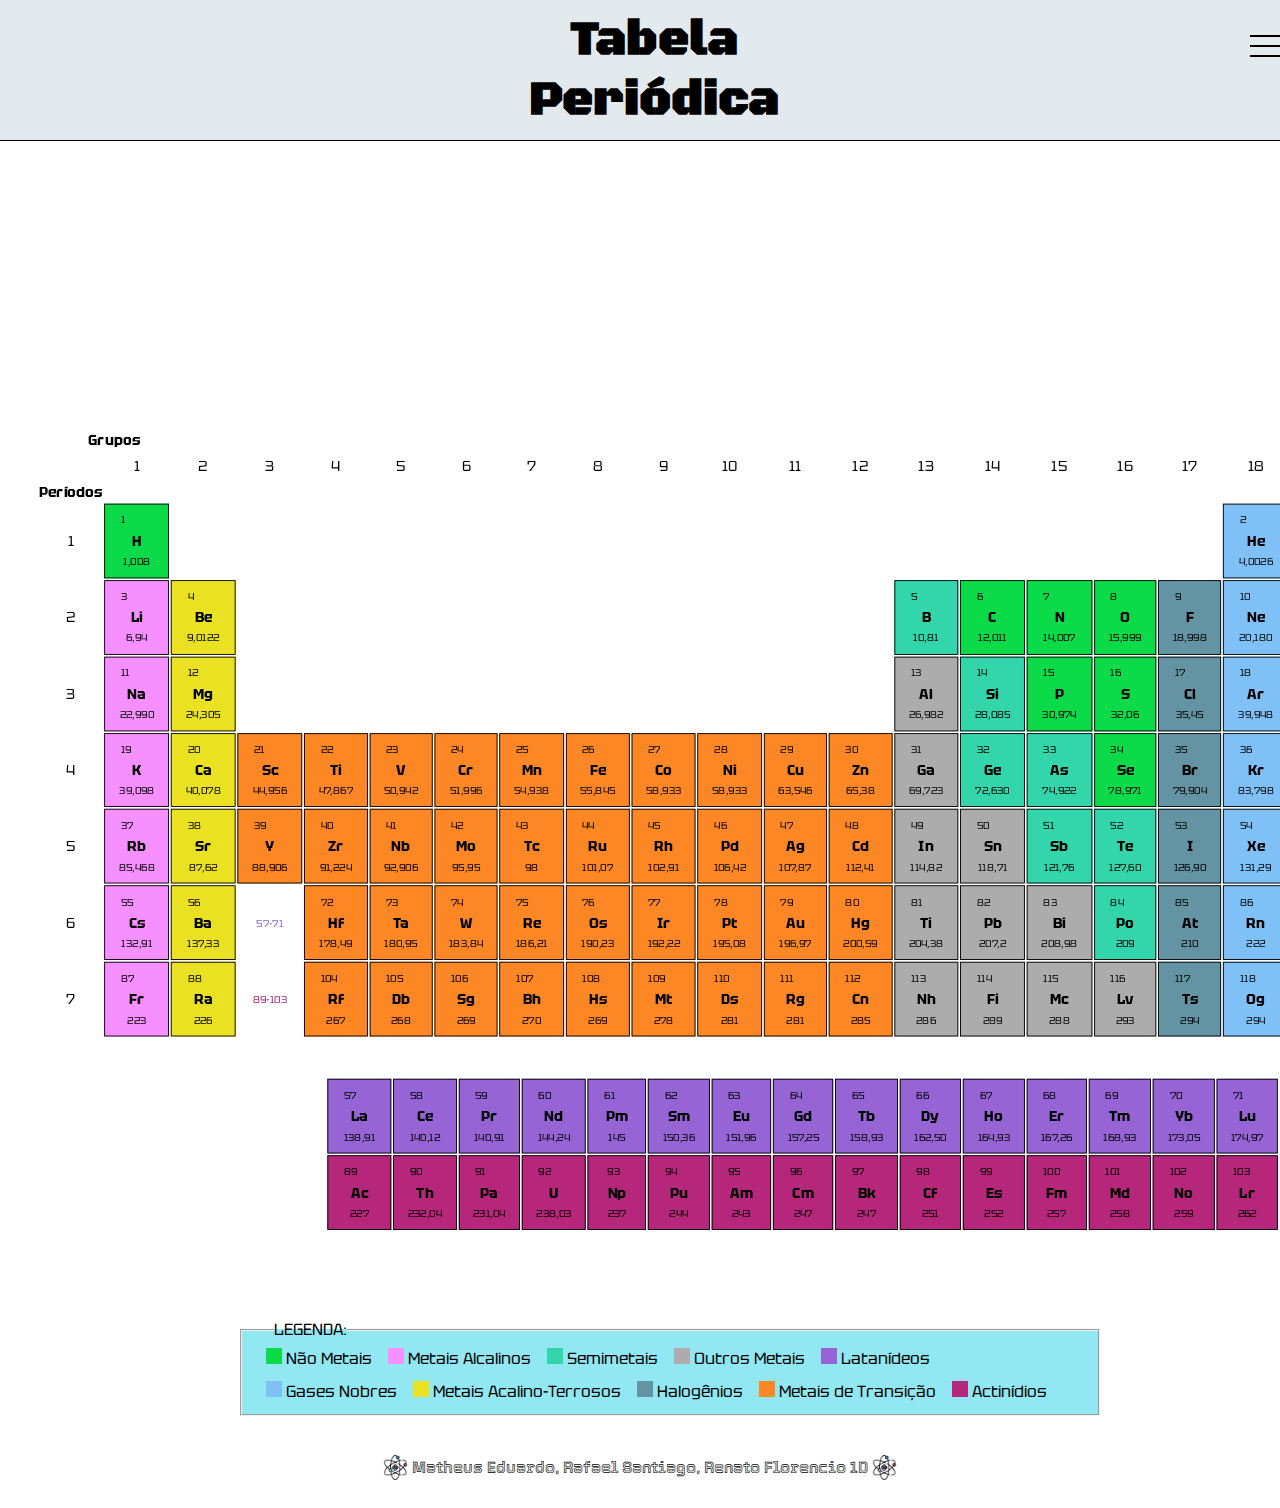
<file: index.html>
<!DOCTYPE html>
<html lang="pt-br" dir="ltr">

<head>
    <meta charset="UTF-8">
    <meta name="viewport" content="width=device-width, initial-scale=1.0">
    <title>Tabela Periódica</title>
    <link rel="stylesheet" href="./src/styles/styles.css" media="all" id="cssPadrao">
    <link rel="stylesheet" href="./src/styles/light.css" class="tema" media="screen">
    <link rel="stylesheet" href="./src/styles/hamburguer.css">
    <link rel="stylesheet" href="./src/styles/media-queries/iframe.css">
    <link rel="shortcut icon" href="./src/img/favicon.ico" type="image/x-icon"
        alt="href= https://www.flaticon.com/br/icones-gratis/ciencia title=ciência ícones Ciência ícones criados por Freepik - Flaticon">
</head>

<body>
    <header>
        <h1>Tabela Periódica</h1>

        <label for="inputMostraFormulario" id="inputEngrenagemFormulario">
            <input type="checkbox" id="inputMostraFormulario" name="inputMostraFormulario">
        </label>
        <nav id="nav">
            <ul>
                <li><label for="inputMostraFormulario" id="inputEngrenagemFormulario">
                        <input type="checkbox" id="inputMostraFormulario" name="inputMostraFormulario">
                    </label></li>
            </ul>

            <div class="mobile-menu">
                <div class="line1"></div>
                <div class="line2"></div>
                <div class="line3"></div>
            </div>
            <ul class="nav-list"><br>
                <div>
                    <li class="type"><a href="pages/history.html">História da Tabela Periodica</a></li>
                </div>
                <div>
                    <li class="type"><a href="pages/history.html#ELE">Elementos</a></li>
                </div>
                <div>
                    <li class="type"><a href="pages/history.html#CIE">Cientistas</a></li>
                </div>
                <div>
                    <li class="type"><a href="pages/history.html#dia">Diagramas</a></li>
                </div>
                <hr>
                <li class="type">
                    <h2 style="color: whitesmoke;">Configurações</h2>
                </li>
                <li class="type">
                    <form method="get" onsubmit="return false" class="print" id="formConfig">
                </li>
                <li class="type">
                    <a href="#">
                        <div id="som">
                            <label for="inputSom">Som</label>
                            <input type="checkbox" name="inputSom" id="inputSom">
                        </div>
                </li> </a></li>

                <br><br>
                <li>
                    <div>
                        <div id="containerTema">
                            <img class="astro" src="./src/img/sun.png" id="sol"
                                alt="Icons made by href=https://www.flaticon.com/br/autores/andrean-prabowo https://www.flaticon.com/   Flaticon www.flaticon.com">
                            <input type="checkbox" name="inputTema" id="inputTema" class="inputTema"
                                onclick="mudarTemaIndex()">
                            <img class="astro" src="./src/img/moon.png" id="lua"
                                alt="Icons made by https://www.flaticon.com/br/icones-gratis/lua titleFreepik Freepik from  hrefhttps://www.flaticon.com/ title=Flaticonwww.flaticon.com">
                        </div>
                </li>
                <br><br>
                <li><form method="get" onsubmit="return false" class="print" id="formConfig">
                        <label for="inputRangeBordas" id="label">Arredondamento de borda</label><br>
                        <input type="range" name="inputRangeBordas" id="inputRangeBordas" min="0" max="50" step="10" value="0">
                    </div>
                    <button id="enviar">Enviar</button>
                </form></li>
                <br>

                <li>
                    <button class="buttonA">
                        <p>Plano de Fundo</p>

                        <div id="menuA">

                            <h2>Background Disponíveis</h2>
                            <a href="index.html" target="no_blank"><img src="src/img/img background/nenhum.webp" alt=""
                                    id="nenhum"></a><br>

                            <img src="./src/img/img background/529620-colorful-tulips-flowers-plants.jpg"
                                onclick="mudarBackground('./src/img/img background/529620-colorful-tulips-flowers-plants.jpg')"
                                alt="Imagem 1" id="flowers">
                            <img src="./src/img/img background/maxresdefault.jpg"
                                onclick="mudarBackground('./src/img/img background/maxresdefault.jpg')" alt="Imagem 2">
                            <img src="./src/img/img background/lamborghini.webp"
                                onclick="mudarBackground('./src/img/img background/lamborghini.webp')" alt="Imagem 3">
                            <img src="./src/img/img background/planeta.jpg"
                                onclick="mudarBackground('./src/img/img background/planeta.jpg')" alt="Imagem 3">
                            <img src="./src/img/img background/cosmos.jpg"
                                onclick="mudarBackground('./src/img/img background/cosmos.jpg')" alt="Imagem 3">
                            <img src="./src/img/img background/onça.jpg"
                                onclick="mudarBackground('./src/img/img background/onça.jpg')" alt="Imagem 3">
                            <img src="./src/img/img background/araras.jpg"
                                onclick="mudarBackground('./src/img/img background/araras.jpg')" alt="Imagem 3">
                            <img src="./src/img/img background/cacto.jpg"
                                onclick="mudarBackground('./src/img/img background/cacto.jpg')" alt="Imagem 3">
                            <img src="./src/img/img background/cobra azul.webp"
                                onclick="mudarBackground('./src/img/img background/cobra azul.webp')" alt="Imagem 3">
                            <img src="./src/img/img background/cobra neon.jpg"
                                onclick="mudarBackground('./src/img/img background/cobra neon.jpg')" alt="Imagem 3">
                            <img src="./src/img/img background/folhas.jpg"
                                onclick="mudarBackground('./src/img/img background/folhas.jpg')" alt="Imagem 3">
                            <img src="./src/img/img background/vitoria regia real.jpg"
                                onclick="mudarBackground('./src/img/img background/vitoria regia real.jpg')" alt="Imagem 3">   
                            <img src="./src/img/img background/gatitos real.jpg"
                                onclick="mudarBackground('./src/img/img background/gatitos real.jpg')" alt="Imagem 3">
                            <img src="./src/img/img background/por do sol real.jpg"
                                onclick="mudarBackground('./src/img/img background/por do sol real.jpg')"
                                alt="Imagem 3">
                            <img src="./src/img/img background/fundo mar.jpg"
                                onclick="mudarBackground('./src/img/img background/fundo mar.jpg')" alt="Imagem 3">
                                <img src="./src/img/img background/coral.jpg"
                                onclick="mudarBackground('./src/img/img background/coral.jpg')" alt="Imagem 3">
                                <img src="./src/img/img background/céu.jpg"
                                onclick="mudarBackground('./src/img/img background/céu.jpg')" alt="Imagem 3">
                                <img src="./src/img/img background/cidade.jpg"
                                onclick="mudarBackground('./src/img/img background/cidade.jpg')" alt="Imagem 3">
                                <img src="./src/img/img background/rosca.jpg"
                                onclick="mudarBackground('./src/img/img background/rosca.jpg')" alt="Imagem 3">
                                <img src="./src/img/img background/roxo.jpg"
                                onclick="mudarBackground('./src/img/img background/roxo.jpg')" alt="Imagem 3">
                        </div>
                        <script>
                            function mudarBackground(imagem) {
                                document.body.style.backgroundImage = `url('${imagem}')`;
                            }
                        </script>
                    </button>
                </li>
            </ul>
        </nav>
    </header>
    <form method="get" onsubmit="return false" class="print" id="formConfig">
        <div id="som">
            <label for="inputSom">Som</label>
            <input type="checkbox" name="inputSom" id="inputSom">
        </div>
        <div>
            <div id="containerTema">
                <img class="astro" src="./src/img/sun.png" id="sol"
                    alt="Icons made by href=https://www.flaticon.com/br/autores/andrean-prabowo https://www.flaticon.com/   Flaticon www.flaticon.com">
                <input type="checkbox" name="inputTema" id="inputTema" class="inputTema" onclick="mudarTemaIndex()">
                <img class="astro" src="./src/img/moon.png" id="lua"
                    alt="Icons made by https://www.flaticon.com/br/icones-gratis/lua titleFreepik Freepik from  hrefhttps://www.flaticon.com/ title=Flaticonwww.flaticon.com">
            </div>
            <label for="inputRangeBordas">Arredondamento de borda</label>
            <input type="range" name="inputRangeBordas" id="inputRangeBordas" min="0" max="50" step="10" value="0">
        </div>
        <button id="enviar">Enviar</button>
    </form>
    <main>
        <!--*tabela onde serão copiados os elementos-->
        <div id="duplicata">
            <div class="duplicate-td" id="copia"></div>
            <div class="legendaNewCell">
                <div class="legendaDuplicata" id="legendaDuplicata1">
                    <div></div>
                    <p>Número Atômico</p>
                </div>
                <div class="legendaDuplicata" id="legendaDuplicata2">
                    <div></div>
                    <p>Símbolo</p>
                </div>
                <div class="legendaDuplicata" id="legendaDuplicata3">
                    <div></div>
                    <p>Número de Massa <span class="obs">(isótopo mais estável)</span></p>
                </div>
            </div>
        </div>


        <table id="elemental" class="print">
            <tr>
                <th scope="row" id="nomeElementoTitulo">Elemento</th>
                <td id="nomeElemento">lorem</td>
            </tr>
            <tr>
                <th scope="row" id="numeroAtomicoTitulo">Número Atômico</th>
                <td id="numeroAtomico">Lorem</td>
            </tr>
            <tr>
                <th scope="row" id="numeroMassaTitulo">Número de Massa</th>
                <td id="numeroMassa">lorem</td>
            </tr>
            <tr>
                <th scope="row" id="configEletronicaTitulo">Configuração Eletrônica</th>
                <td id="configEletronica" style="font-size: 60%;">lorem</td>
            </tr>
            <tr>
                <th scope="row" id="naturezaElementoTitulo">Natureza</th>
                <td id="naturezaElemento">lorem</td>
            </tr>
            <tr>
                <th scope="row" id="estadoFisicoTitulo">Estado Físico</th>
                <td id="estadoFisico">lorem</td>
            </tr>
            <tr>
                <th scope="row" id="familiaTitulo">Família</th>
                <td id="familia">lorem</td>
            </tr>
            <abbr title="Wikipédia"><a href="./pages/history.html" id="veja_mais" target="no_blank">Veja mais
                    aqui!</a></abbr>
        </table>


        <table id="periodica">
            <tbody>
                <tr class="brancoNoDark">
                    <th id="titulo_grupos" scope="colgroup">Grupos</th>
                </tr>
                <tr class="brancoNoDark">
                    <td class="num_grupo invisivel">0</td>
                    <td class="num_grupo" style="border: none;">1</td>
                    <td class="num_grupo" style="border: none;">2</td>
                    <td class="num_grupo" style="border: none;">3</td>
                    <td class="num_grupo" style="border: none;">4</td>
                    <td class="num_grupo" style="border: none;">5</td>
                    <td class="num_grupo" style="border: none;">6</td>
                    <td class="num_grupo" style="border: none;">7</td>
                    <td class="num_grupo" style="border: none;">8</td>
                    <td class="num_grupo" style="border: none;">9</td>
                    <td class="num_grupo" style="border: none;">10</td>
                    <td class="num_grupo" style="border: none;">11</td>
                    <td class="num_grupo" style="border: none;">12</td>
                    <td class="num_grupo" style="border: none;">13</td>
                    <td class="num_grupo" style="border: none;">14</td>
                    <td class="num_grupo" style="border: none;">15</td>
                    <td class="num_grupo" style="border: none;">16</td>
                    <td class="num_grupo" style="border: none;">17</td>
                    <td class="num_grupo" style="border: none;">18</td>
                </tr>
                <tr class="brancoNoDark">
                    <th>Períodos</th>
                </tr>
                <tr id="periodo1">
                    <td class="num_periodo" style="border: none;">1</td>
                    <td class="nao_metal" class="original-td" onmouseover="duplicateTd(this)">
                        <div class="z">1</div>
                        <abbr title="Hidrogênio">
                            <div class="simbolo" id="h">H</div>
                        </abbr>
                        <div class="a">1,008</div>
                    </td>
                    <td class="invisivel">
                        <div class="z">0</div>
                        <abbr title="teste">
                            <div class="simbolo">0</div>
                        </abbr>
                        <div class="a">00000</div>
                    </td>
                    <td class="invisivel">
                        <div class="z">0</div>
                        <abbr title="teste">
                            <div class="simbolo">0</div>
                        </abbr>
                        <div class="a">00000</div>
                    </td>
                    <td class="invisivel">
                        <div class="z">0</div>
                        <abbr title="teste">
                            <div class="simbolo">0</div>
                        </abbr>
                        <div class="a">00000</div>
                    </td>
                    <td class="invisivel">
                        <div class="z">0</div>
                        <abbr title="teste">
                            <div class="simbolo">0</div>
                        </abbr>
                        <div class="a">00000</div>
                    </td>
                    <td class="invisivel">
                        <div class="z">0</div>
                        <abbr title="teste">
                            <div class="simbolo">0</div>
                        </abbr>
                        <div class="a">00000</div>
                    </td>
                    <td class="invisivel">
                        <div class="z">0</div>
                        <abbr title="teste">
                            <div class="simbolo">0</div>
                        </abbr>
                        <div class="a">00000</div>
                    </td>
                    <td class="invisivel">
                        <div class="z">0</div>
                        <abbr title="teste">
                            <div class="simbolo">0</div>
                        </abbr>
                        <div class="a">00000</div>
                    </td>
                    <td class="invisivel">
                        <div class="z">0</div>
                        <abbr title="teste">
                            <div class="simbolo">0</div>
                        </abbr>
                        <div class="a">00000</div>
                    </td>
                    <td class="invisivel">
                        <div class="z">0</div>
                        <abbr title="teste">
                            <div class="simbolo">0</div>
                        </abbr>
                        <div class="a">00000</div>
                    </td>
                    <td class="invisivel">
                        <div class="z">0</div>
                        <abbr title="teste">
                            <div class="simbolo">0</div>
                        </abbr>
                        <div class="a">00000</div>
                    </td>
                    <td class="invisivel">
                        <div class="z">0</div>
                        <abbr title="teste">
                            <div class="simbolo">0</div>
                        </abbr>
                        <div class="a">00000</div>
                    </td>
                    <td class="invisivel">
                        <div class="z">0</div>
                        <abbr title="teste">
                            <div class="simbolo">0</div>
                        </abbr>
                        <div class="a">00000</div>
                    </td>
                    <td class="invisivel">
                        <div class="z">0</div>
                        <abbr title="teste">
                            <div class="simbolo">0</div>
                        </abbr>
                        <div class="a">00000</div>
                    </td>
                    <td class="invisivel">
                        <div class="z">0</div>
                        <abbr title="teste">
                            <div class="simbolo">0</div>
                        </abbr>
                        <div class="a">00000</div>
                    </td>
                    <td class="invisivel">
                        <div class="z">0</div>
                        <abbr title="teste">
                            <div class="simbolo">0</div>
                        </abbr>
                        <div class="a">00000</div>
                    </td>
                    <td class="invisivel">
                        <div class="z">0</div>
                        <abbr title="teste">
                            <div class="simbolo">0</div>
                        </abbr>
                        <div class="a">00000</div>
                    </td>
                    <td class="nobres original-td" onmouseover="duplicateTd(this)">
                        <div class="z">2</div>
                        <abbr title="Hélio">
                            <div class="simbolo" id="he">He</div>
                        </abbr>
                        <div class="a">4,0026</div>
                    </td>
                </tr>

                <tr id="periodo2">
                    <td class="num_periodo" style="border: none;">2</td>
                    <td class="alcalinos original-td" onmouseover="duplicateTd(this)">
                        <div class="z">3</div>
                        <abbr title="Lítio">
                            <div class="simbolo" id="li">Li</div>
                        </abbr>
                        <div class="a">6,94</div>
                    </td>
                    <td class="terrosos original-td" onmouseover="duplicateTd(this)">
                        <div class="z">4</div>
                        <abbr title="Berílio">
                            <div class="simbolo" id="be">Be</div>
                        </abbr>
                        <div class="a">9,0122</div>
                    </td>
                    <td class="invisivel">
                        <div class="z">0</div>
                        <abbr title="teste">
                            <div class="simbolo">0</div>
                        </abbr>
                        <div class="a">00000</div>
                    </td>
                    <td class="invisivel">
                        <div class="z">0</div>
                        <abbr title="teste">
                            <div class="simbolo">0</div>
                        </abbr>
                        <div class="a">00000</div>
                    </td>
                    <td class="invisivel">
                        <div class="z">0</div>
                        <abbr title="teste">
                            <div class="simbolo">0</div>
                        </abbr>
                        <div class="a">00000</div>
                    </td>
                    <td class="invisivel">
                        <div class="z">0</div>
                        <abbr title="teste">
                            <div class="simbolo">0</div>
                        </abbr>
                        <div class="a">00000</div>
                    </td>
                    <td class="invisivel">
                        <div class="z">0</div>
                        <abbr title="teste">
                            <div class="simbolo">0</div>
                        </abbr>
                        <div class="a">00000</div>
                    </td>
                    <td class="invisivel">
                        <div class="z">0</div>
                        <abbr title="teste">
                            <div class="simbolo">0</div>
                        </abbr>
                        <div class="a">00000</div>
                    </td>
                    <td class="invisivel">
                        <div class="z">0</div>
                        <abbr title="teste">
                            <div class="simbolo">0</div>
                        </abbr>
                        <div class="a">00000</div>
                    </td>
                    <td class="invisivel">
                        <div class="z">0</div>
                        <abbr title="teste">
                            <div class="simbolo">0</div>
                        </abbr>
                        <div class="a">00000</div>
                    </td>
                    <td class="invisivel">
                        <div class="z">0</div>
                        <abbr title="teste">
                            <div class="simbolo">0</div>
                        </abbr>
                        <div class=" a">00000</div>
                    </td>
                    <td class="invisivel">
                        <div class="z">0</div>
                        <abbr title="teste">
                            <div class="simbolo">0</div>
                        </abbr>
                        <div class="a">00000</div>
                    </td>
                    <td class="semimetais original-td" onmouseover="duplicateTd(this)">
                        <div class="z">5</div>
                        <abbr title="Boro">
                            <div class="simbolo" id="b">B</div>
                        </abbr>
                        <div class="a">10,81</div>
                    </td>
                    <td class="nao_metal original-td" onmouseover="duplicateTd(this)">
                        <div class="z">6</div>
                        <abbr title="Carbono">
                            <div class="simbolo" id="c">C</div>
                        </abbr>
                        <div class="a">12,011</div>
                    </td>
                    <td class="nao_metal original-td" onmouseover="duplicateTd(this)">
                        <div class="z">7</div>
                        <abbr title="Nitrogênio">
                            <div class="simbolo" id="n">N</div>
                        </abbr>
                        <div class="a">14,007</div>
                    </td>
                    <td class="nao_metal original-td" onmouseover="duplicateTd(this)">
                        <div class="z">8</div>
                        <abbr title="Oxigênio">
                            <div class="simbolo" id="o">O</div>
                        </abbr>
                        <div class="a">15,999</div>
                    </td>
                    <td class="halogenios original-td" onmouseover="duplicateTd(this)">
                        <div class="z">9</div>
                        <abbr title="Flúor">
                            <div class="simbolo" id="f">F</div>
                        </abbr>
                        <div class="a">18,998</div>
                    </td>
                    <td class="nobres original-td" onmouseover="duplicateTd(this)">
                        <div class="z">10</div>
                        <abbr title="Neônio">
                            <div class="simbolo" id="ne">Ne</div>
                        </abbr>
                        <div class="a">20,180</div>
                    </td>
                </tr>

                <tr id="periodo3">
                    <td class="num_periodo" style="border: none;">3</td>
                    <td class="alcalinos original-td" onmouseover="duplicateTd(this)">
                        <div class="z">11</div>
                        <abbr title="Sódio">
                            <div class="simbolo" id="na">Na</div>
                        </abbr>
                        <div class="a">22,990</div>
                    </td>
                    <td class="terrosos original-td" onmouseover="duplicateTd(this)">
                        <div class="z">12</div>
                        <abbr title="Magnésio">
                            <div class="simbolo" id="mg">Mg</div>
                        </abbr>
                        <div class="a">24,305</div>
                    </td>
                    <td class="invisivel">
                        <div class="z">0</div>
                        <abbr title="teste">
                            <div class="simbolo">0</div>
                        </abbr>
                        <div class="a">00000</div>
                    </td>
                    <td class="invisivel">
                        <div class="z">0</div>
                        <abbr title="teste">
                            <div class="simbolo">0</div>
                        </abbr>
                        <div class="a">00000</div>
                    </td>
                    <td class="invisivel">
                        <div class="z">0</div>
                        <abbr title="teste">
                            <div class="simbolo">0</div>
                        </abbr>
                        <div class="a">00000</div>
                    </td>
                    <td class="invisivel">
                        <div class="z">0</div>
                        <abbr title="teste">
                            <div class="simbolo">0</div>
                        </abbr>
                        <div class="a">00000</div>
                    </td>
                    <td class="invisivel">
                        <div class="z">0</div>
                        <abbr title="teste">
                            <div class="simbolo">0</div>
                        </abbr>
                        <div class="a">00000</div>
                    </td>
                    <td class="invisivel">
                        <div class="z">0</div>
                        <abbr title="teste">
                            <div class="simbolo">0</div>
                        </abbr>
                        <div class="a">00000</div>
                    </td>
                    <td class="invisivel">
                        <div class="z">0</div>
                        <abbr title="teste">
                            <div class="simbolo">0</div>
                        </abbr>
                        <div class="a">00000</div>
                    </td>
                    <td class="invisivel">
                        <div class="z">0</div>
                        <abbr title="teste">
                            <div class="simbolo">0</div>
                        </abbr>
                        <div class="a">00000</div>
                    </td>
                    <td class="invisivel">
                        <div class="z">0</div>
                        <abbr title="teste">
                            <div class="simbolo">0</div>
                        </abbr>
                        <div class=" a">00000</div>
                    </td>
                    <td class="invisivel">
                        <div class="z">0</div>
                        <abbr title="teste">
                            <div class="simbolo">0</div>
                        </abbr>
                        <div class="a">00000</div>
                    </td>
                    <td class="representativos original-td" onmouseover="duplicateTd(this)">
                        <div class="z">13</div>
                        <abbr title="Alumínio">
                            <div class="simbolo" id="al">Al</div>
                        </abbr>
                        <div class="a">26,982</div>
                    </td>
                    <td class="semimetais original-td" onmouseover="duplicateTd(this)">
                        <div class="z">14</div>
                        <abbr title="Silíco">
                            <div class="simbolo" id="si">Si</div>
                        </abbr>
                        <div class="a">28,085</div>
                    </td>
                    <td class="nao_metal original-td" onmouseover="duplicateTd(this)">
                        <div class="z">15</div>
                        <abbr title="Fósforo">
                            <div class="simbolo" id="p">P</div>
                        </abbr>
                        <div class="a">30,974</div>
                    </td>
                    <td class="nao_metal original-td" onmouseover="duplicateTd(this)">
                        <div class="z">16</div>
                        <abbr title="Enxofre">
                            <div class="simbolo" id="s">S</div>
                        </abbr>
                        <div class="a">32,06</div>
                    </td>
                    <td class="halogenios original-td" onmouseover="duplicateTd(this)">
                        <div class="z">17</div>
                        <abbr title="Cloro">
                            <div class="simbolo" id="cl">Cl</div>
                        </abbr>
                        <div class="a">35,45</div>
                    </td>
                    <td class="nobres original-td" onmouseover="duplicateTd(this)">
                        <div class="z">18</div>
                        <abbr title="Argônio">
                            <div class="simbolo" id="ar">Ar</div>
                        </abbr>
                        <div class="a">39,948</div>
                    </td>
                </tr>

                <tr id="periodo4">
                    <td class="num_periodo" style="border: none;">4</td>
                    <td class="alcalinos original-td" onmouseover="duplicateTd(this)">
                        <div class="z">19</div>
                        <abbr title="Potássio">
                            <div class="simbolo" id="k">K</div>
                        </abbr>
                        <div class="a">39,098</div>
                    </td>
                    <td class="terrosos original-td" onmouseover="duplicateTd(this)">
                        <div class="z">20</div>
                        <abbr title="Cálcio">
                            <div class="simbolo" id="ca">Ca</div>
                        </abbr>
                        <div class="a">40,078</div>
                    </td>
                    <td class="transicao original-td" onmouseover="duplicateTd(this)">
                        <div class="z">21</div>
                        <abbr title="Escândio">
                            <div class="simbolo" id="sc">Sc</div>
                        </abbr>
                        <div class="a">44,956</div>
                    </td>
                    <td class="transicao" class="original-td" onmouseover="duplicateTd(this)">
                        <div class="z">22</div>
                        <abbr title="Titânio">
                            <div class="simbolo" id="ti">Ti</div>
                        </abbr>
                        <div class="a">47,867</div>
                    </td>
                    <td class="transicao original-td" onmouseover="duplicateTd(this)">
                        <div class="z">23</div>
                        <abbr title="Vanádio">
                            <div class="simbolo" id="v">V</div>
                        </abbr>
                        <div class="a">50,942</div>
                    </td>
                    <td class="transicao original-td" onmouseover="duplicateTd(this)">
                        <div class="z">24</div>
                        <abbr title="Crômio">
                            <div class="simbolo" id="cr">Cr</div>
                        </abbr>
                        <div class="a">51,996</div>
                    </td>
                    <td class="transicao original-td" onmouseover="duplicateTd(this)">
                        <div class="z">25</div>
                        <abbr title="Manganês">
                            <div class="simbolo" id="mn">Mn</div>
                        </abbr>
                        <div class="a">54,938</div>
                    </td>
                    <td class="transicao original-td" onmouseover="duplicateTd(this)">
                        <div class="z">26</div>
                        <abbr title="Ferro">
                            <div class="simbolo" id="fe">Fe</div>
                        </abbr>
                        <div class="a">55,845</div>
                    </td>
                    <td class="transicao original-td" onmouseover="duplicateTd(this)">
                        <div class="z">27</div>
                        <abbr title="Cobalto">
                            <div class="simbolo" id="co">Co</div>
                        </abbr>
                        <div class="a">58,933</div>
                    </td>
                    <td class="transicao original-td" onmouseover="duplicateTd(this)">
                        <div class="z">28</div>
                        <abbr title="Níquel">
                            <div class="simbolo" id="ni">Ni</div>
                        </abbr>
                        <div class="a">58,933</div>
                    </td>
                    <td class="transicao original-td" onmouseover="duplicateTd(this)">
                        <div class="z">29</div>
                        <abbr title="Cobre">
                            <div class="simbolo" id="cu">Cu</div>
                        </abbr>
                        <div class=" a">63,546</div>
                    </td>
                    <td class="transicao original-td" onmouseover="duplicateTd(this)">
                        <div class="z">30</div>
                        <abbr title="Zinco">
                            <div class="simbolo" id="zn">Zn</div>
                        </abbr>
                        <div class="a">65,38</div>
                    </td>
                    <td class="representativos original-td" onmouseover="duplicateTd(this)">
                        <div class="z">31</div>
                        <abbr title="Gálio">
                            <div class="simbolo" id="ga">Ga</div>
                        </abbr>
                        <div class="a">69,723</div>
                    </td>
                    <td class="semimetais original-td" onmouseover="duplicateTd(this)">
                        <div class="z">32</div>
                        <abbr title="Germânio">
                            <div class="simbolo" id="ge">Ge</div>
                        </abbr>
                        <div class="a">72,630</div>
                    </td>
                    <td class="semimetais original-td" onmouseover="duplicateTd(this)">
                        <div class="z">33</div>
                        <abbr title="Arsênio">
                            <div class="simbolo" id="as">As</div>
                        </abbr>
                        <div class="a">74,922</div>
                    </td>
                    <td class="nao_metal original-td" onmouseover="duplicateTd(this)">
                        <div class="z">34</div>
                        <abbr title="Selênio">
                            <div class="simbolo" id="se">Se</div>
                        </abbr>
                        <div class="a">78,971</div>
                    </td>
                    <td class="halogenios original-td" onmouseover="duplicateTd(this)">
                        <div class="z">35</div>
                        <abbr title="Bromo">
                            <div class="simbolo" id="br">Br</div>
                        </abbr>
                        <div class="a">79,904</div>
                    </td>
                    <td class="nobres original-td" onmouseover="duplicateTd(this)">
                        <div class="z">36</div>
                        <abbr title="Criptônio">
                            <div class="simbolo" id="kr">Kr</div>
                        </abbr>
                        <div class="a">83,798</div>
                    </td>
                </tr>

                <tr id="periodo5">
                    <td class="num_periodo" style="border: none;">5</td>
                    <td class="alcalinos original-td" onmouseover="duplicateTd(this)">
                        <div class="z">37</div>
                        <abbr title="Rubídio">
                            <div class="simbolo" id="rb">Rb</div>
                        </abbr>
                        <div class="a">85,468</div>
                    </td>
                    <td class="terrosos original-td" onmouseover="duplicateTd(this)">
                        <div class="z">38</div>
                        <abbr title="Estrôncio">
                            <div class="simbolo" id="sr">Sr</div>
                        </abbr>
                        <div class="a">87,62</div>
                    </td>
                    <td class="transicao original-td" onmouseover="duplicateTd(this)">
                        <div class="z">39</div>
                        <abbr title="Ítrio">
                            <div class="simbolo" id="y">Y</div>
                        </abbr>
                        <div class="a">88,906</div>
                    </td>
                    <td class="transicao original-td" onmouseover="duplicateTd(this)">
                        <div class="z">40</div>
                        <abbr title="Zincônio">
                            <div class="simbolo" id="zr">Zr</div>
                        </abbr>
                        <div class="a">91,224</div>
                    </td>
                    <td class="transicao original-td" onmouseover="duplicateTd(this)">
                        <div class="z">41</div>
                        <abbr title="Nióbio">
                            <div class="simbolo" id="nb">Nb</div>
                        </abbr>
                        <div class="a">92,906</div>
                    </td>
                    <td class="transicao original-td" onmouseover="duplicateTd(this)">
                        <div class="z">42</div>
                        <abbr title="Molibdênio">
                            <div class="simbolo" id="mo">Mo</div>
                        </abbr>
                        <div class="a">95,95</div>
                    </td>
                    <td class="transicao" class="original-td" onmouseover="duplicateTd(this)">
                        <div class="z">43</div>
                        <abbr title="Tecnécio">
                            <div class="simbolo" id="tc">Tc</div>
                        </abbr>
                        <div class="a">98</div>
                    </td>
                    <td class="transicao original-td" onmouseover="duplicateTd(this)">
                        <div class="z">44</div>
                        <abbr title="Rutênio">
                            <div class="simbolo" id="ru">Ru</div>
                        </abbr>
                        <div class="a">101,07</div>
                    </td>
                    <td class="transicao original-td" onmouseover="duplicateTd(this)">
                        <div class="z">45</div>
                        <abbr title="Ródio">
                            <div class="simbolo" id="rh">Rh</div>
                        </abbr>
                        <div class="a">102,91</div>
                    </td>
                    <td class="transicao original-td" onmouseover="duplicateTd(this)">
                        <div class="z">46</div>
                        <abbr title="Paládio">
                            <div class="simbolo" id="pd">Pd</div>
                        </abbr>
                        <div class="a">106,42</div>
                    </td>
                    <td class="transicao" class="original-td" onmouseover="duplicateTd(this)">
                        <div class="z">47</div>
                        <abbr title="Prata">
                            <div class="simbolo" id="ag">Ag</div>
                        </abbr>
                        <div class=" a">107,87</div>
                    </td>
                    <td class="transicao original-td" onmouseover="duplicateTd(this)">
                        <div class="z">48</div>
                        <abbr title="Cádmio">
                            <div class="simbolo" id="cd">Cd</div>
                        </abbr>
                        <div class="a">112,41</div>
                    </td>
                    <td class="representativos original-td" onmouseover="duplicateTd(this)">
                        <div class="z">49</div>
                        <abbr title="Índio">
                            <div class="simbolo" id="in">In</div>
                        </abbr>
                        <div class="a">114,82</div>
                    </td>
                    <td class="representativos original-td" onmouseover="duplicateTd(this)">
                        <div class="z">50</div>
                        <abbr title="Estanho">
                            <div class="simbolo" id="sn">Sn</div>
                        </abbr>
                        <div class="a">118,71</div>
                    </td>
                    <td class="semimetais original-td" onmouseover="duplicateTd(this)">
                        <div class="z">51</div>
                        <abbr title="Antimônio">
                            <div class="simbolo" id="sb">Sb</div>
                        </abbr>
                        <div class="a">121,76</div>
                    </td>
                    <td class="semimetais original-td" onmouseover="duplicateTd(this)">
                        <div class="z">52</div>
                        <abbr title="Telúrio">
                            <div class="simbolo" id="te">Te</div>
                        </abbr>
                        <div class="a">127,60</div>
                    </td>
                    <td class="halogenios original-td" onmouseover="duplicateTd(this)">
                        <div class="z">53</div>
                        <abbr title="Íodo">
                            <div class="simbolo" id="i">I</div>
                        </abbr>
                        <div class="a">126,90</div>
                    </td>
                    <td class="nobres original-td" onmouseover="duplicateTd(this)">
                        <div class="z">54</div>
                        <abbr title="Xenônio">
                            <div class="simbolo" id="xe">Xe</div>
                        </abbr>
                        <div class="a">131,29</div>
                    </td>
                </tr>

                <img src="./src/img/arrow.png" id="seta1" class="seta">
                <tr id="periodo6">
                    <td class="num_periodo" style="border: none;">6</td>
                    <td class="alcalinos original-td" onmouseover="duplicateTd(this)">
                        <div class="z">55</div>
                        <abbr title="Césio">
                            <div class="simbolo" id="cs">Cs</div>
                        </abbr>
                        <div class="a">132,91</div>
                    </td>
                    <td class="terrosos original-td" onmouseover="duplicateTd(this)">
                        <div class="z">56</div>
                        <abbr title="Bário">
                            <div class="simbolo" id="ba">Ba</div>
                        </abbr>
                        <div class="a">137,33</div>
                    </td>
                    <td class="actinidios_latanideos" style="border: none;">
                        <p id="legendaLatanideos" class="linhasSeparadas" onmouseenter="mostrarSeta1()"
                            onmouseout="esconderSeta1()">57-71</p>
                    </td>
                    <td class="transicao original-td" onmouseover="duplicateTd(this)">
                        <div class="z">72</div>
                        <abbr title="Háfnio">
                            <div class="simbolo" id="hf">Hf</div>
                        </abbr>
                        <div class="a">178,49</div>
                    </td>
                    <td class="transicao original-td" onmouseover="duplicateTd(this)">
                        <div class="z">73</div>
                        <abbr title="Tântalo">
                            <div class="simbolo" id="ta">Ta</div>
                        </abbr>
                        <div class="a">180,95</div>
                    </td>
                    <td class="transicao original-td" onmouseover="duplicateTd(this)">
                        <div class="z">74</div>
                        <abbr title="Tungstênio">
                            <div class="simbolo" id="w">W</div>
                        </abbr>
                        <div class="a">183,84</div>
                    </td>
                    <td class="transicao original-td" onmouseover="duplicateTd(this)">
                        <div class="z">75</div>
                        <abbr title="Rênio">
                            <div class="simbolo" id="re">Re</div>
                        </abbr>
                        <div class="a">186,21</div>
                    </td>
                    <td class="transicao original-td" onmouseover="duplicateTd(this)">
                        <div class="z">76</div>
                        <abbr title="Ósmio">
                            <div class="simbolo" id="os">Os</div>
                        </abbr>
                        <div class="a">190,23</div>
                    </td>
                    <td class="transicao ir original-td" onmouseover="duplicateTd(this)">
                        <div class="z">77</div>
                        <abbr title="Irídio">
                            <div class="simbolo" id="ir">Ir</div>
                        </abbr>
                        <div class="a">192,22</div>
                    </td>
                    <td class="transicao original-td" onmouseover="duplicateTd(this)">
                        <div class="z">78</div>
                        <abbr title="Platina">
                            <div class="simbolo" id="pt">Pt</div>
                        </abbr>
                        <div class="a">195,08</div>
                    </td>
                    <td class="transicao original-td" onmouseover="duplicateTd(this)">
                        <div class="z">79</div>
                        <abbr title="Ouro">
                            <div class="simbolo" id="au">Au</div>
                        </abbr>
                        <div class=" a">196,97</div>
                    </td>
                    <td class="transicao original-td" onmouseover="duplicateTd(this)">
                        <div class="z">80</div>
                        <abbr title="Mercúrio">
                            <div class="simbolo" id="hg">Hg</div>
                        </abbr>
                        <div class="a">200,59</div>
                    </td>
                    <td class="representativos original-td" onmouseover="duplicateTd(this)">
                        <div class="z">81</div>
                        <abbr title="Tálio">
                            <div class="simbolo" id="ti">Ti</div>
                        </abbr>
                        <div class="a">204,38</div>
                    </td>
                    <td class="representativos original-td" onmouseover="duplicateTd(this)">
                        <div class="z">82</div>
                        <abbr title="Chumbo">
                            <div class="simbolo" id="pb">Pb</div>
                        </abbr>
                        <div class="a">207,2</div>
                    </td>
                    <td class="representativos  original-td" onmouseover="duplicateTd(this)">
                        <div class="z">83</div>
                        <abbr title="Bismuto">
                            <div class="simbolo" id="bi">Bi</div>
                        </abbr>
                        <div class="a">208,98</div>
                    </td>
                    <td class="semimetais original-td" onmouseover="duplicateTd(this)">
                        <div class="z">84</div>
                        <abbr title="Polônio">
                            <div class="simbolo" id="po">Po</div>
                        </abbr>
                        <div class="a">209</div>
                    </td>
                    <td class="halogenios original-td" onmouseover="duplicateTd(this)">
                        <div class="z">85</div>
                        <abbr title="Astato">
                            <div class="simbolo" id="at">At</div>
                        </abbr>
                        <div class="a">210</div>
                    </td>
                    <td class="nobres original-td" onmouseover="duplicateTd(this)">
                        <div class="z">86</div>
                        <abbr title="Randônio">
                            <div class="simbolo" id="rn">Rn</div>
                        </abbr>
                        <div class="a">222</div>
                    </td>
                </tr>

                <img src="./src/img/arrow.png" id="seta2" class="seta">
                <tr id="periodo7">
                    <td class="num_periodo" style="border: none;">7</td>
                    <td class="alcalinos original-td" onmouseover="duplicateTd(this)">
                        <div class="z">87</div>
                        <abbr title="Frâncio">
                            <div class="simbolo" id="fr">Fr</div>
                        </abbr>
                        <div class="a">223</div>
                    </td>
                    <td class="terrosos original-td" onmouseover="duplicateTd(this)">
                        <div class="z">88</div>
                        <abbr title="Rádio">
                            <div class="simbolo" id="ra">Ra</div>
                        </abbr>
                        <div class="a">226</div>
                    </td>
                    <td class="actinidios_latanideos" style="border: none;">
                        <p id="legendaActinidios" class="linhasSeparadas" onmouseenter="mostrarSeta2()"
                            onmouseout="esconderSeta2()">89-103</p>
                    </td>
                    <td class="transicao original-td" onmouseover="duplicateTd(this)">
                        <div class="z">104</div>
                        <abbr title="Rutherfórdio">
                            <div class="simbolo" id="rf">Rf</div>
                        </abbr>
                        <div class="a">267</div>
                    </td>
                    <td class="transicao original-td" onmouseover="duplicateTd(this)">
                        <div class="z">105</div>
                        <abbr title="Dúbnio">
                            <div class="simbolo" id="db">Db</div>
                        </abbr>
                        <div class="a">268</div>
                    </td>
                    <td class="transicao original-td" onmouseover="duplicateTd(this)">
                        <div class="z">106</div>
                        <abbr title="Seabórgio">
                            <div class="simbolo" id="sg">Sg</div>
                        </abbr>
                        <div class="a">269</div>
                    </td>
                    <td class="transicao original-td" onmouseover="duplicateTd(this)">
                        <div class="z">107</div>
                        <abbr title="Bóhrio">
                            <div class="simbolo" id="bh">Bh</div>
                        </abbr>
                        <div class="a">270</div>
                    </td>
                    <td class="transicao original-td" onmouseover="duplicateTd(this)">
                        <div class="z">108</div>
                        <div class="simbolo" id="hs">Hs</div>
                        <abbr title="Hássio">
                        </abbr>
                        <div class="a">269</div>
                    </td>
                    <td class="transicao original-td" onmouseover="duplicateTd(this)">
                        <div class="z">109</div>
                        <abbr title="Meitnério">
                            <div class="simbolo" id="mt">Mt</div>
                        </abbr>
                        <div class="a">278</div>
                    </td>
                    <td class="transicao original-td" onmouseover="duplicateTd(this)">
                        <div class="z">110</div>
                        <abbr title="Darmstádtio">
                            <div class="simbolo" id="ds">Ds</div>
                        </abbr>
                        <div class="a">281</div>
                    </td>
                    <td class="transicao original-td" onmouseover="duplicateTd(this)">
                        <div class="z">111</div>
                        <abbr title="Roentgênio">
                            <div class="simbolo" id="rg">Rg</div>
                        </abbr>
                        <div class=" a">281</div>
                    </td>
                    <td class="transicao original-td" onmouseover="duplicateTd(this)">
                        <div class="z">112</div>
                        <abbr title="Copérnicio">
                            <div class="simbolo" id="cn">Cn</div>
                        </abbr>
                        <div class="a">285</div>
                    </td>
                    <td class="representativos original-td" onmouseover="duplicateTd(this)">
                        <div class="z">113</div>
                        <abbr title="Nihônio">
                            <div class="simbolo" id="nh">Nh</div>
                        </abbr>
                        <div class="a">286</div>
                    </td>
                    <td class="representativos original-td" onmouseover="duplicateTd(this)">
                        <div class="z">114</div>
                        <abbr title="Fleróvio">
                            <div class="simbolo" id="fi">Fi</div>
                        </abbr>
                        <div class="a">289</div>
                    </td>
                    <td class="representativos original-td" onmouseover="duplicateTd(this)">
                        <div class="z">115</div>
                        <abbr title="Moscóvio">
                            <div class="simbolo" id="mc">Mc</div>
                        </abbr>
                        <div class="a">288</div>
                    </td>
                    <td class="representativos original-td" onmouseover="duplicateTd(this)">
                        <div class="z">116</div>
                        <abbr title="Livermório">
                            <div class="simbolo" id="lv">Lv</div>
                        </abbr>
                        <div class="a">293</div>
                    </td>
                    <td class="halogenios original-td" onmouseover="duplicateTd(this)">
                        <div class="z">117</div>
                        <abbr title="Tenesso">
                            <div class="simbolo" id="ts">Ts</div>
                        </abbr>
                        <div class="a">294</div>
                    </td>
                    <td class="nobres original-td" onmouseover="duplicateTd(this)">
                        <div class="z">118</div>
                        <abbr title="Oganessônio">
                            <div class="simbolo" id="og">Og</div>
                        </abbr>
                        <div class="a">294</div>
                    </td>
                </tr>
            </tbody>
            <tbody id="outras2Linhas">
                <tr id="periodo7A">
                    <td class="lantanideos original-td" onmouseover="duplicateTd(this)">
                        <div class="z">57</div>
                        <abbr title="Lantânio">
                            <div class="simbolo" id="la">La</div>
                        </abbr>
                        <div class="a">138,91</div>
                    </td>
                    <td class="lantanideos original-td" onmouseover="duplicateTd(this)">
                        <div class="z">58</div>
                        <abbr title="Cério">
                            <div class="simbolo" id="ce">Ce</div>
                        </abbr>
                        <div class="a">140,12</div>
                    </td>
                    <td class="lantanideos original-td" onmouseover="duplicateTd(this)">
                        <div class="z">59</div>
                        <abbr title="Praseodímio">
                            <div class="simbolo" id="pr">Pr</div>
                        </abbr>
                        <div class="a">140,91</div>
                    </td>
                    <td class="lantanideos original-td" onmouseover="duplicateTd(this)">
                        <div class="z">60</div>
                        <abbr title="Neodímio">
                            <div class="simbolo" id="nd">Nd</div>
                        </abbr>
                        <div class="a">144,24</div>
                    </td>
                    <td class="lantanideos original-td" onmouseover="duplicateTd(this)">
                        <div class="z">61</div>
                        <abbr title="Promécio">
                            <div class="simbolo" id="pm">Pm</div>
                        </abbr>
                        <div class="a">145</div>
                    </td>
                    <td class="lantanideos original-td" onmouseover="duplicateTd(this)">
                        <div class="z">62</div>
                        <abbr title="Samário">
                            <div class="simbolo" id="sm">Sm</div>
                        </abbr>
                        <div class="a">150,36</div>
                    </td>
                    <td class="lantanideos original-td" onmouseover="duplicateTd(this)">
                        <div class="z">63</div>
                        <abbr title="Európio">
                            <div class="simbolo" id="eu">Eu</div>
                        </abbr>
                        <div class="a">151,96</div>
                    </td>
                    <td class="lantanideos original-td" onmouseover="duplicateTd(this)">
                        <div class="z">64</div>
                        <abbr title="Gadolínio">
                            <div class="simbolo" id="gd">Gd</div>
                        </abbr>
                        <div class=" a">157,25</div>
                    </td>
                    <td class="lantanideos original-td" onmouseover="duplicateTd(this)">
                        <div class="z">65</div>
                        <abbr title="Térbio">
                            <div class="simbolo" id="tb">Tb</div>
                        </abbr>
                        <div class="a">158,93</div>
                    </td>
                    <td class="lantanideos original-td" onmouseover="duplicateTd(this)">
                        <div class="z">66</div>
                        <abbr title="Disprósio">
                            <div class="simbolo" id="dy">Dy</div>
                        </abbr>
                        <div class="a">162,50</div>
                    </td>
                    <td class="lantanideos original-td" onmouseover="duplicateTd(this)">
                        <div class="z">67</div>
                        <abbr title="Hólmio">
                            <div class="simbolo" id="ho">Ho</div>
                        </abbr>
                        <div class="a">164,93</div>
                    </td>
                    <td class="lantanideos original-td" onmouseover="duplicateTd(this)">
                        <div class="z">68</div>
                        <abbr title="Érbio">
                            <div class="simbolo" id="er">Er</div>
                        </abbr>
                        <div class="a">167,26</div>
                    </td>
                    <td class="lantanideos original-td" onmouseover="duplicateTd(this)">
                        <div class="z">69</div>
                        <abbr title="Túlio">
                            <div class="simbolo" id="tm">Tm</div>
                        </abbr>
                        <div class="a">168,93</div>
                    </td>
                    <td class="lantanideos original-td" onmouseover="duplicateTd(this)">
                        <div class="z">70</div>
                        <abbr title="Itérbio">
                            <div class="simbolo" id="yb">Yb</div>
                        </abbr>
                        <div class="a">173,05</div>
                    </td>
                    <td class="lantanideos original-td" onmouseover="duplicateTd(this)">
                        <div class="z">71</div>
                        <abbr title="Lutécio">
                            <div class="simbolo" id="lu">Lu</div>
                        </abbr>
                        <div class="a">174,97</div>
                    </td>
                </tr>
                <tr id="periodo7B">
                    <td class="actinidios original-td" onmouseover="duplicateTd(this)">
                        <div class="z">89</div>
                        <abbr title="Actínio">
                            <div class="simbolo" id="ac" style="padding: 0px 0.47em;">Ac</div>
                        </abbr>
                        <div class="a">227</div>
                    </td>
                    <td class="actinidios original-td" onmouseover="duplicateTd(this)">
                        <div class="z">90</div>
                        <abbr title="Tório">
                            <div class="simbolo" id="th">Th</div>
                        </abbr>
                        <div class="a">232,04</div>
                    </td>
                    <td class="actinidios original-td" onmouseover="duplicateTd(this)">
                        <div class="z">91</div>
                        <abbr title="Protactínio">
                            <div class="simbolo" id="pa">Pa</div>
                        </abbr>
                        <div class="a">231,04</div>
                    </td>
                    <td class="actinidios original-td" onmouseover="duplicateTd(this)">
                        <div class="z">92</div>
                        <abbr title="Urânio">
                            <div class="simbolo" id="u">U</div>
                        </abbr>
                        <div class="a">238,03</div>
                    </td>
                    <td class="actinidios original-td" onmouseover="duplicateTd(this)" style="padding: 0 13px;">
                        <div class="z">93</div>
                        <abbr title="Netúnio">
                            <div class="simbolo" id="np">Np</div>
                        </abbr>
                        <div class="a">237</div>
                    </td>
                    <td class="actinidios original-td" onmouseover="duplicateTd(this)">
                        <div class="z">94</div>
                        <abbr title="Plutônio">
                            <div class="simbolo" id="pu">Pu</div>
                        </abbr>
                        <div class="a">244</div>
                    </td>
                    <td class="actinidios original-td" onmouseover="duplicateTd(this)">
                        <div class="z">95</div>
                        <abbr title="Amerício">
                            <div class="simbolo" id="am">Am</div>
                        </abbr>
                        <div class="a">243</div>
                    </td>
                    <td class="actinidios original-td" onmouseover="duplicateTd(this)">
                        <div class="z">96</div>
                        <abbr title="Cúrio">
                            <div class="simbolo" id="cm">Cm</div>
                        </abbr>
                        <div class=" a">247</div>
                    </td>
                    <td class="actinidios original-td" onmouseover="duplicateTd(this)">
                        <div class="z">97</div>
                        <abbr title="Berquélio">
                            <div class="simbolo" id="bk">Bk</div>
                        </abbr>
                        <div class="a">247</div>
                    </td>
                    <td class="actinidios original-td" onmouseover="duplicateTd(this)">
                        <div class="z">98</div>
                        <abbr title="Califórnio">
                            <div class="simbolo" id="cf">Cf</div>
                        </abbr>
                        <div class="a">251</div>
                    </td>
                    <td class="actinidios original-td" onmouseover="duplicateTd(this)">
                        <div class="z">99</div>
                        <abbr title="Einstênio">
                            <div class="simbolo" id="es">Es</div>
                        </abbr>
                        <div class="a">252</div>
                    </td>
                    <td class="actinidios original-td" onmouseover="duplicateTd(this)">
                        <div class="z">100</div>
                        <abbr title="Férmio">
                            <div class="simbolo" id="fm">Fm</div>
                        </abbr>
                        <div class="a">257</div>
                    </td>
                    <td class="actinidios original-td" onmouseover="duplicateTd(this)">
                        <div class="z">101</div>
                        <abbr title="Mendelévio">
                            <div class="simbolo" id="md">Md</div>
                        </abbr>
                        <div class="a">258</div>
                    </td>
                    <td class="actinidios original-td" onmouseover="duplicateTd(this)">
                        <div class="z">102</div>
                        <abbr title="Nobélio">
                            <div class="simbolo" id="no">No</div>
                        </abbr>
                        <div class="a">259</div>
                    </td>
                    <td class="actinidios original-td" onmouseover="duplicateTd(this)">
                        <div class="z">103</div>
                        <abbr title="Laurêncio">
                            <div class="simbolo" id="lr">Lr</div>
                        </abbr>
                        <div class="a">262</div>
                    </td>
                </tr>
            </tbody>
        </table>


    </main>

    <aside id="pagina_history">
        <h2><a href="./pages/history.html">Saiba Mais Aqui</a></h2>
    </aside>

    <aside class="legenda">
        <div class="fieldset">
            <fieldset>
                <legend>LEGENDA:</legend>
                <div class="container">
                    <ul>
                        <div class="linhaLegenda">
                            <li>
                                <div class="nao_metal corLegenda"></div>
                                <p>Não Metais</p>
                            </li>
                            <li>
                                <div class="alcalinos corLegenda"></div>
                                <p>Metais Alcalinos</p>
                            </li>
                            <li>
                                <div class="semimetais corLegenda"></div>
                                <p>Semimetais</p>
                            </li>
                            <li>
                                <div class="representativos corLegenda"></div>
                                <p>Outros Metais</p>
                            </li>
                            <li>
                                <div class="lantanideos corLegenda"></div>
                                <p>Latanídeos</p>
                            </li>
                        </div>
                        <div class="linhaLegenda">
                            <li>
                                <div class="nobres corLegenda"></div>
                                <p>Gases Nobres</p>
                            </li>
                            <li>
                                <div class="terrosos corLegenda"></div>
                                <p>Metais Acalino-Terrosos</p>
                            </li>
                            <li>
                                <div class="halogenios corLegenda"></div>
                                <p>Halogênios</p>
                            </li>
                            <li>
                                <div class="transicao corLegenda"></div>
                                <p>Metais de Transição</p>
                            </li>
                            <li>
                                <div class="actinidios corLegenda"></div>
                                <p>Actinídios</p>
                            </li>
                        </div>
                    </ul>
                </div>
            </fieldset>
        </div>
    </aside>
    <footer>
        <p>
            <img class="atomo" id="atomo1" src="./src/img/atom.png"
                alt="href=https://www.flaticon.com/br/icones-gratis/atomo title=átomo ícones Átomo ícones criados por Freepik - Flaticon">
            Matheus Eduardo, Rafael Santiago, Renato Florencio 1D
            <img class="atomo" id="atomo2" src="./src/img/atom.png"
                alt="href=https://www.flaticon.com/br/icones-gratis/atomo title=átomo ícones Átomo ícones criados por Freepik - Flaticon">
        </p>
    </footer>

    <script src="./src/js/tema.js"></script>
    <script src="./src/js/table.js"></script>
    <script src="./src/js/newcell.js"></script>
    <script src="./src/js/audio.js"></script>
    <script src="./src/js/config.js"></script>
    <script src="./src/js/setas.js"></script>
    <script src="./src/js/hamburguer.js"></script>

</body>

</html>
</file>
<file: src/styles/styles.css>
@charset "UTF-8";
@import url('https://fonts.googleapis.com/css2?family=Black+Ops+One&family=Tektur:wght@500&family=Tourney:wght@900&display=swap');

:root {
    --fonteTitulo: 'Black Ops One', Impact, sans-serif;
    --fonteDados: 'Tektur', Helvetica, sans-serif;
    --fonteFooter: 'Tourney', serif;
}

/* *CONFIGURAÇÕES DA PÁGINA INDEX* */
* {
    font-family: var(--fonteDados);
    margin: 0;
    padding: 0;
}

/* *Cabeçalho* */
header {
    border-bottom: 0.1px solid black;
    width: 100%;
    display: flex;
    padding: 10px;
}

h1 {
    font-family: var(--fonteTitulo);
    text-align: center;
    font-size: 3em;
    margin-left: 9em;
}

/* *input de mudar tema* */
#containerTema {
    margin-top: 0.5em;
    margin-left: 2em;
}

input.inputTema {
    position: relative;
    width: 4.3em;
    height: 2.3em;
    appearance: none;
    border-radius: 2em;
    cursor: pointer;
}

input.inputTema::before {
    content: '';
    position: absolute;
    width: 2.3em;
    height: 2.3em;
    background-color: rgb(255, 255, 255);
    border-radius: 50px;
    box-shadow: 1px 1px 1px rgba(143, 143, 143, 0.171);
    transform: scale(1.1);
    top: 0;
    left: 0;
}

input.inputTema:checked {
    background-color: #251f2c;
    transition: 0.4s;
    box-shadow: inset 0px 0px 16px 1px rgb(0, 0, 0);
}

input.inputTema:checked::before {
    left: 2.5em;
}

.astro {
    height: 2.8em;
    width: 2.9em;
}

#lua {
    position: relative;
    top: 0.25em;
    left: 1em;
}

#sol {
    position: relative;
    top: 0.3em;
    right: 1em;
}

/* Editando configuracoes */
input#inputMostraFormulario {
    visibility: hidden;
}

label>input#inputMostraFormulario+img#engrenagem {
    height: 40px;
    width: 40px;
    cursor: pointer;
    position: relative;
    left: 18em;
    top: 0.5em;
}

/* Editando formulário */
form {
    visibility: hidden;
    position: absolute;
    width: 15em;
    left: 68em;
    border: 1px solid #000000;
    display: flex;
    flex-direction: column;
}

div#som {
    margin-bottom: 0em
}

div#containerTema {
    margin-top: 0em;
    margin-bottom: 1em;
}

form div {
    margin: 1em;
}

#enviar:hover {
    background-color: rgb(126, 125, 125);
    color: #ffffff;
}

.enviar {
    width: 150px;
    height: 50px;
    margin-left: 150px;
    margin-top: 25px;
}

/** a partir daqui estão os códigos para a duplicação dos elementos*/
div#duplicata {
    display: flex;
    position: absolute;
    margin-top: 7em;
    margin-left: 25em;
}

.duplicate-td {
    visibility: hidden;
    width: 73px;
    height: 77px;
    border: 2px solid #000000;
}

/* *Configuração da Legenda da Duplicata dos elementos */
.legendaDuplicata {
    display: flex;
    position: relative;
    right: 1.5em;
    visibility: hidden;
}

.legendaDuplicata div {
    border-bottom: 1px solid;
    width: 200px;
}

.legendaDuplicata p {
    position: relative;
    top: 10px;
    left: 0.2em;
    font-size: 0.75em;
}

#legendaDuplicata2 {
    top: 0.5em;
}

#legendaDuplicata3 {
    top: 0.7em;
}

/* *Configuração da TABELA ELEMENTAL* */
table#elemental {
    border-collapse: collapse;
    margin: auto;
    position: relative;
    top: 21em;
    right: 6em;
    z-index: 0;
    visibility: hidden;
    display: table;
    width: 700px;
    height: 200px;
    scale: 0.8;
}

table#elemental th,
table#elemental td {
    padding: 7px 3px;
    width: 25em;
    font-size: 0.8em;
    text-align: center;
}

/* Link do veja mais */
a#veja_mais {
    position: absolute;
    left: 57em;
    top: 28em;
    z-index: 1;
    visibility: hidden;
}


/* Configurações da TABELA PERIÓDICA */
/* Título Grupos */
#titulo_grupos {
    position: relative;
    left: 3em;
}

table#periodica {
    margin: auto;
    position: relative;
    scale: 0.9;
    right: 2em;
}

#periodica td {
    text-align: center;
    padding: 0.3em 0.6em;
    cursor: grab;
}

#outras2Linhas {
    position: absolute;
    left: 20em;
    top: 45em;
}

p.linhasSeparadas {
    font-size: 0.7em;
}

/* Setas */
.seta {
    height: 1.5em;
    width: 1.5em;
    position: relative;
    left: 17em;
    visibility: hidden;
}

#seta1 {
    top: 46em;
    left: 18.4em;
}

#seta2 {
    top: 51em;
}

/* *Configurações dos dados do elementos* */
.z {
    text-align: start;
    margin-left: 0.2em;
    padding: 0.5em;
    font-size: 0.7em;
}

.simbolo {
    font-weight: bolder;
    font-size: 1.0em;
    margin: 0 0.5em;
    text-align: center;
}

abbr {
    text-decoration: none;
    cursor: pointer;
}

.a {
    font-size: 0.7em;
    padding: 0.5em;
}

/* *Configurações do tipo do elemento* */
.invisivel {
    visibility: hidden;
    border: none;
    z-index: -2000;
}

/* *Legenda* */
aside.legenda {
    position: relative;
    top: 13em;
    margin: auto;
    margin-left: 15em;
    margin-top: 1em;
}

aside.legenda>fieldset {
    width: 930px;
}

legend {
    text-align: justify;
    margin-bottom: 0.5em;
    margin-left: 2em;
}

aside ul {
    list-style: none;
}

aside li {
    display: flex;
}


#pagina_history {
    position: relative;
    left: 6.8em;
    top: 2em;
    width: 7.8em;
}

#pagina_history * {
    font-size: 1em;
    text-decoration: none;
}


aside p {
    margin-left: 0.25em;
    margin-bottom: 0.25em;
}

div.linhaLegenda {
    display: flex;
    gap: 1em;
    margin-bottom: 0.5em;
    margin-left: 1.5em;
}

div.corLegenda {
    height: 1em;
    width: 1em;
}

/* *Rodapé* */
footer p {
    text-align: center;
    margin-top: 15em;
    margin-bottom: 2em;
    font-family: var(--fonteFooter);
    font-size: 1em;
}

img.atomo {
    height: 25px;
    width: 25px;
    position: relative;
    top: 7px;
}

/** a partir daqui é estilização dos elementos*/
table#periodica td:hover {
    transform: scale(1.3);
    transition: 0.2s;
}

.actinidios_latanideos {
    border: none;
}

ul li .txt {
    margin-left: 25px;
}

/*configuração para o menu de imagens*/
#menuA {
    display: none;
    justify-content: center;
    align-items: center;
    height: 100vh;
    width: 1000px;
    float: left;
    margin-bottom: 350px;
}

#menuA img {
    cursor: pointer;
    width: 150px;
    display: inline;
    margin-bottom: 50px;
    margin-left: 50px;
    max-height: 100px;
}

#menuA img:hover {
    transform: scale(1.4);
    transition: all 0.7s;
}

#menuA h2 {
    text-align: center;
    color: #ffffff;
}

.buttonA:hover #menuA {
    display: block;
    background-color: #23232e;
    height: 1000px;
    float: right;
    transition: linear 3s;
    transition: all 1s ease-in-out;
}


.buttonA {
    border: 3px solid rgb(255, 255, 255);
    background-color: white;
    width: 100px;
    height: 40px;
    padding: 3px;
    font-size: 0.88em;
    text-align: center;
    margin-bottom: 0;
    left: 5;
}

.co menu p {
    font-size: 50px;
    color: #e2d8d8;
}

body {
    background-size: cover;
    background-position: center;
    background-repeat: no-repeat;
    /* background-attachment: fixed; */
}


fieldset {
    background-color: rgb(145, 232, 243);
    margin-right: 20vh;
}

/*configuração para o botão */
.buttonA {
    text-decoration: none;
    position: relative;
    border: none;
    font-size: 14px;
    font-family: inherit;
    color: #fff;
    width: 9em;
    height: 3em;
    line-height: 2em;
    text-align: center;
    background: linear-gradient(90deg, #03a9f4, #f441a5, #ffeb3b, #03a9f4);
    background-size: 300%;
    border-radius: 30px;
    z-index: 1;
    margin-right: 158px;
}

.buttonA:hover {
    animation: ani 8s linear infinite;
    border: none;
}

@keyframes ani {
    0% {
        background-position: 0%;
    }

    100% {
        background-position: 400%;
    }
}

.buttonA:before {
    content: '';
    position: absolute;
    top: -5px;
    left: -5px;
    right: -5px;
    bottom: -5px;
    z-index: -1;
    background: linear-gradient(90deg, #03a9f4, #f441a5, #ffeb3b, #03a9f4);
    background-size: 400%;
    border-radius: 35px;
    transition: 1s;
}

.buttonA:hover::before {
    filter: blur(20px);
}

.buttonA:active {
    background: linear-gradient(32deg, #03a9f4, #f441a5, #ffeb3b, #03a9f4);
}

#enviar{
    width: 150px;
    height: 50px;
    box-shadow: 0 0 3px black;
    margin-right: 150px;
}
</file>
<file: src/styles/light.css>
@charset "UTF-8";

:root {
    --cor_fonte: #000000;
    --cor_nao_metal: #0bda49;
    --cor_nobres: #7fc1f7;
    --cor_alcalinos: #F68FFF;
    --cor_terrosos: #EAE122;
    --cor_semimetais: #33D6AB;
    --cor_halogenios: #6494a3;
    --cor_representativos: #acacac;
    --cor_transicao: #fd8625;
    --cor_lantanideos: #9664D5;
    --cor_actinidios: #b6267a;
}

header {
    background-color: rgb(226, 234, 238);
    color: #000000;
}

header nav {
    background-color: transparent;
}

header .mobile-menu div {
    background: #000000;
}

.legendaDuplicata>div {
    border-color: #000000;
}

.legendaDuplicata>p {
    color: #000000;
}

a {
    color: var(--cor_fonte);
}

input.inputTema {
    background-color: #e0eef8d8;
    box-shadow: inset 0px 0px 16px 1px rgb(255, 255, 255);
    transition: 0.4s;
}

form input[type="checkbox"]:checked {
    background-color: #ffffff;
    color: #000000;
}

/* *Configurações do tipo de elemento* */
#periodica td {
    border: 0.5px solid #000000;
}

.nao_metal {
    background-color: var(--cor_nao_metal);
}

.nobres {
    background-color: var(--cor_nobres);
}

.alcalinos {
    background-color: var(--cor_alcalinos);
}

.terrosos {
    background-color: var(--cor_terrosos);
}

.semimetais {
    background-color: var(--cor_semimetais);
}

.halogenios {
    background-color: var(--cor_halogenios);
}

.representativos {
    background-color: var(--cor_representativos);
}

.transicao {
    background-color: var(--cor_transicao);
}

.lantanideos {
    background-color: var(--cor_lantanideos);
}

#legendaLatanideos {
    color: var(--cor_lantanideos);
}

.actinidios {
    background-color: var(--cor_actinidios);
}

#legendaActinidios {
    color: var(--cor_actinidios);
}

table#elemental th {
    background-color: #6585ec;
    border: 1px solid #000000;
}

table#elemental td {
    border: 1px solid #000000;
    order: 1;

}

table#elemental td * {
    border: 1px solid #000000;
    font-size: 0.75em;
}

div#descricaoElemento {
    border: 1px solid #000000;
    border-left-color: rgba(0, 0, 0, 0.9);
    width: 150px;
    height: 131px;
}

aside#pagina_history *:hover {
    color: rgb(30, 21, 87);
    text-decoration: underline;
}

.txt {
    margin-left: 10px;
    color: white;
}

ul li button {
    margin-left: 200px;
}

#veja_mais {
    color: #000000;
}

#elemental {
    background-color: rgba(255, 255, 255, 10);
}

fieldset {
    background-color: rgb(145, 232, 243);
    margin-right: 20vh;
}

#label, #inputRangeBordas{
    margin-left: 100px;
}
</file>
<file: src/styles/hamburguer.css>
.logo {
    font-size: 24px;
    text-transform: uppercase;
    letter-spacing: 4px;
}

nav {
    display: flex;
    justify-content: space-around;
    align-items: center;
    font-family: system-ui, -apple-system, Helvetica, Arial, sans-serif;
    background: #23232e;
    height: 8vh;
    z-index: 3;
}

.nav-list {
    list-style: none;
    display: flex;
}

.nav-list li {
    letter-spacing: 3px;
    margin-left: 32px;
    z-index: 1;
}

.mobile-menu {
    display: none;
    cursor: pointer;
}

.mobile-menu div {
    width: 32px;
    height: 2px;
    background: #fff;
    margin: 8px;
    transition: 0.3s;
    z-index: 2;
}

@media (max-width: 5000px) {
    body {
        overflow-x: hidden;
    }

    .nav-list {
        position: absolute;
        top: 8vh;
        right: 0;
        width: 30vw;
        height: 130vh;
        background: #23232e;
        flex-direction: column;
        align-items: center;
        justify-content: space-around;
        transform: translateX(100%);
        transition: transform 0.3s ease-in;
    }

    .nav-list li {
        margin-left: 0;
        opacity: 0;
    }

    .mobile-menu {
        display: block;
    }
}

.nav-list.active {
    transform: translateX(0);
}

@keyframes navLinkFade {
    from {
        opacity: 0;
        transform: translateX(50px);
    }

    to {
        opacity: 1;
        transform: translateX(0);
    }
}

.mobile-menu.active .line1 {
    transform: rotate(-45deg) translate(-8px, 8px);
}

.mobile-menu.active .line2 {
    opacity: 0;
}

.mobile-menu.active .line3 {
    transform: rotate(45deg) translate(-5px, -7px);
}

#nav {
    float: right;
    margin-left: 350px;
}

header ul li {
    list-style-type: none;
    display: block;


}

header ul .type:hover {
    list-style-type: none;
    display: block;
    background-color: #77777c;
    transition: all .6s;
}

header h2 {
    padding: 0;
    top: 0;
}

li a {
    width: 400px;
    height: 80px;
    top: 25px;
    padding: 0;

}


a {
    color: #fff;
    text-decoration: none;
    transition: 0.3s;
    display: inline-block;
    position: relative;
    text-align: center;
}

a:hover {
    opacity: 0.7;
}




button {
    justify-content: center;
    margin: auto;
}

header hr {
    width: 350px;
    color: rgb(226, 234, 238);
}
</file>
<file: src/styles/media-queries/iframe.css>
@media screen and (max-width: 950px) {
   header,
   header *,
   aside#pagina_history,
   table#elemental,
   .duplicate-td,
   .legendaDuplicata,
   a#veja_mais,
   footer {
      display: none;
   }
}
</file>
